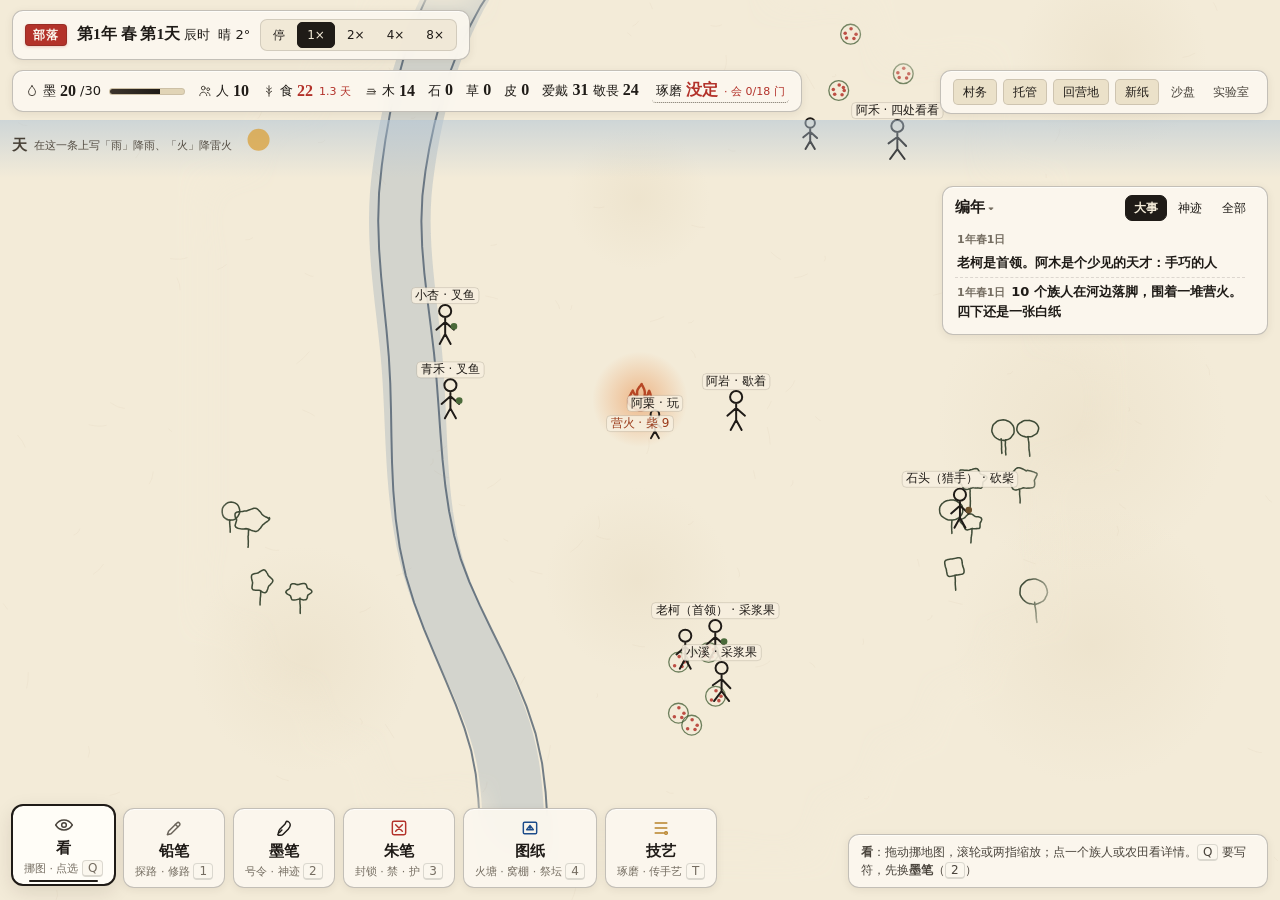
<file: index.html>
<!doctype html>
<html lang="zh-CN">
<head>
<meta charset="utf-8">
<meta name="viewport" content="width=device-width, initial-scale=1, viewport-fit=cover">
<title>纸上文明 · 丹青纪</title>
<link rel="stylesheet" href="src/ui/style.css">
</head>
<body class="game" data-era="1">
<canvas id="map" aria-label="纸面地图：族人在上面过日子；用三支笔写符、画线、照图纸盖房"></canvas>

<div class="hud hud-top">
  <div class="plate clock">
    <span class="era-seal" id="eraSeal" title="当前所处时代">部落</span>
    <span id="clock"></span>
    <span class="speeds" role="group" aria-label="时间速度">
      <button data-speed="0" title="暂停（空格）">停</button>
      <button data-speed="1">1×</button>
      <button data-speed="2">2×</button>
      <button data-speed="4">4×</button>
      <button data-speed="8">8×</button>
    </span>
  </div>
  <div class="plate stats" id="stats"></div>
  <div class="plate menu">
    <button id="era2Btn" class="primary" hidden title="迈入第二代农耕时代（彩陶）">迈入第二代</button>
    <button id="villageBtn" title="村务：农田、大渠、户籍、邻村（V）">村务</button>
    <button id="era3Btn" class="primary" hidden>迈入第三代</button>
    <button id="cityBtn" hidden title="城务、诸邦、书简与符谱（C）">城务</button>
    <button id="botBtn" title="让机器人替你当神：它写的符照样过识别器">托管</button>
    <button id="homeBtn" title="回营地（H）">回营地</button>
    <button id="newBtn" title="换一张纸重开">新纸</button>
    <a href="sandbox.html" title="M0：三支笔沙盘">沙盘</a>
    <a href="lab.html" title="符号实验室：练字、看识别器怎么想">实验室</a>
  </div>
</div>

<div class="hud plate chron" id="chron">
  <div class="row"><h3>编年</h3><span class="tabs"><button data-filter="big">大事</button><button data-filter="god">神迹</button><button data-filter="all">全部</button></span></div>
  <ol id="log"></ol>
</div>

<div class="hud plate who" id="who" hidden></div>
<div class="hud plate techp" id="tech" hidden></div>
<div class="hud plate villagep" id="village" hidden></div>
<div class="hud plate villagep cityp" id="city" hidden></div>

<div class="hud toast" id="toast" aria-live="polite"></div>
<div class="hud era-banner" id="eraBanner" hidden></div>

<div class="hud pens" id="pens">
  <button class="plate pen look" data-pen="look">
    <span class="ico-svg" aria-hidden="true"><svg viewBox="0 0 24 24"><path d="M2 12s3.8-6 10-6 10 6 10 6-3.8 6-10 6-10-6-10-6Z"/><circle cx="12" cy="12" r="2.8"/></svg></span>
    <span class="nm">看</span><span class="ds">挪图 · 点选 <kbd>Q</kbd></span>
  </button>
  <button class="plate pen pencil" data-pen="pencil">
    <span class="ico-svg" aria-hidden="true"><svg viewBox="0 0 24 24"><path d="M4 20l4.5-1 10-10a2.1 2.1 0 0 0-3-3l-10 10L4 20Z"/><path d="M13.5 7.5l3 3"/></svg></span>
    <span class="nm">铅笔</span><span class="ds" id="pencilDs">探路 · 修路 <kbd>1</kbd></span>
  </button>
  <button class="plate pen ink" data-pen="ink">
    <span class="ico-svg" aria-hidden="true"><svg viewBox="0 0 24 24"><path d="M15 4c2.5 0 4.5 2 4.5 4.5 0 2-1.2 3.5-2.5 5L11 19.5c-1.8 1.8-5.5 1.5-6.5.5 1-1 .7-4.7 2.5-6.5L13 7.5c.8-.9 1.5-3.5 2-3.5Z"/><path d="M6.5 17.5l3-3"/></svg></span>
    <span class="nm">墨笔</span><span class="ds">号令 · 神迹 <kbd>2</kbd></span>
  </button>
  <button class="plate pen red" data-pen="red">
    <span class="ico-svg" aria-hidden="true"><svg viewBox="0 0 24 24"><rect x="4" y="4" width="16" height="16" rx="2"/><path d="M8 8l8 8M16 8l-8 8"/></svg></span>
    <span class="nm">朱笔</span><span class="ds">封锁 · 禁 · 护 <kbd>3</kbd></span>
  </button>
  <button class="plate pen bp" id="bpBtn">
    <span class="ico-svg" aria-hidden="true"><svg viewBox="0 0 24 24"><rect x="4" y="5" width="16" height="14" rx="1.5"/><path d="M8 14h8M8 14l4-5 4 5M12 9v5"/></svg></span>
    <span class="nm">图纸</span><span class="ds" id="bpDs">火塘 · 窝棚 · 祭坛 <kbd>4</kbd></span>
  </button>
  <button class="plate pen tech" id="techBtn">
    <span class="ico-svg" aria-hidden="true"><svg viewBox="0 0 24 24"><path d="M5 6h14M5 12h14M5 18h10"/><circle cx="18" cy="18" r="1.6"/></svg></span>
    <span class="nm">技艺</span><span class="ds">琢磨 · 传手艺 <kbd>T</kbd></span>
  </button>
</div>

<div class="hud plate hint" id="hint"></div>
<div id="pops"></div>
<div class="sheet" id="sheet" hidden></div>
<div class="over" id="over" hidden></div>
<script type="module" src="src/game/main.js"></script>
</body>
</html>
</file>
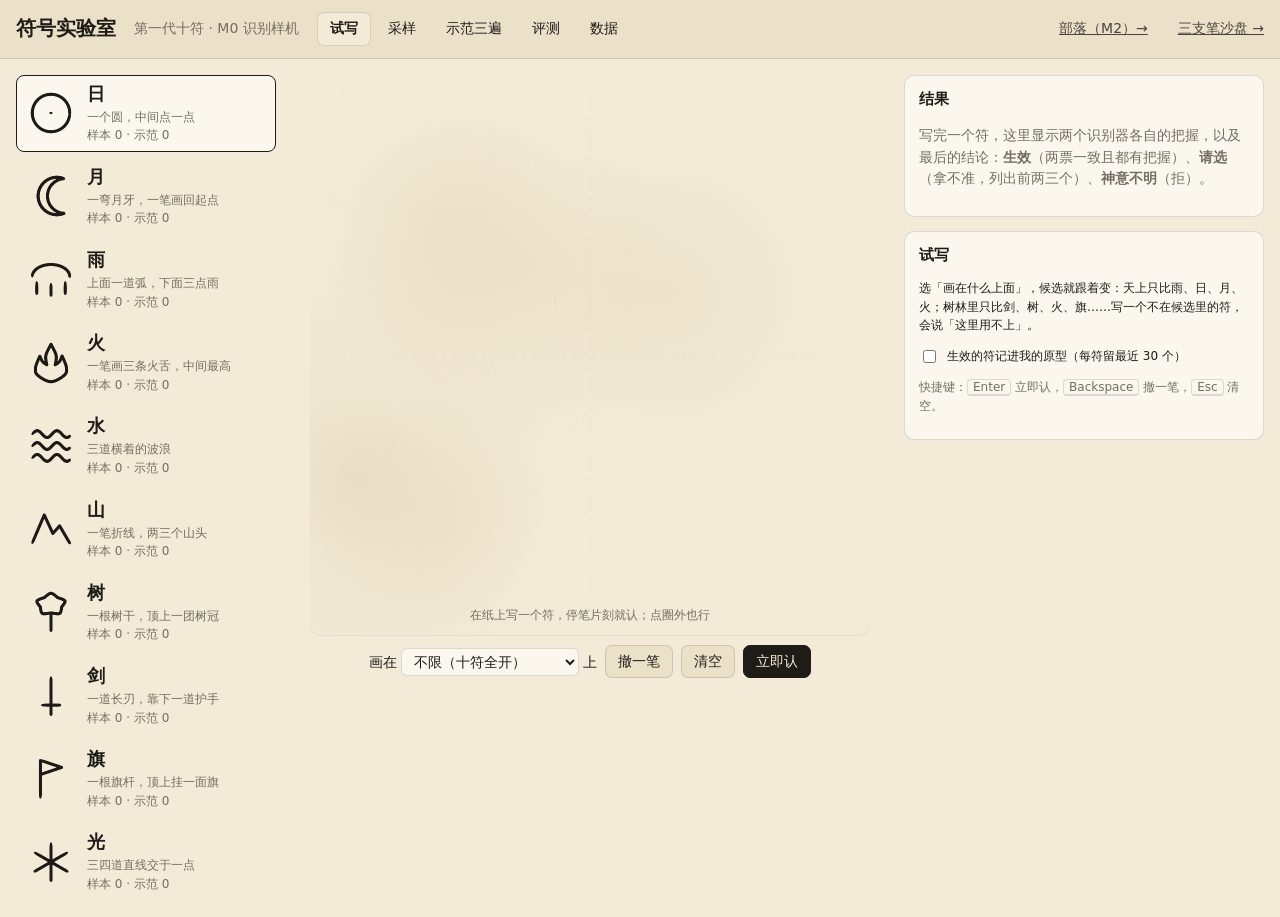
<file: lab.html>
<!doctype html>
<html lang="zh-CN">
<head>
<meta charset="utf-8">
<meta name="viewport" content="width=device-width, initial-scale=1, viewport-fit=cover">
<title>符号实验室 · 纸上文明 M0</title>
<link rel="stylesheet" href="src/ui/style.css">
</head>
<body class="lab">
<header class="bar">
  <h1>符号实验室</h1>
  <span class="sub">第一代十符 · M0 识别样机</span>
  <nav class="tabs" id="tabs">
    <button data-tab="try" class="on">试写</button>
    <button data-tab="collect">采样</button>
    <button data-tab="demo">示范三遍</button>
    <button data-tab="eval">评测</button>
    <button data-tab="data">数据</button>
  </nav>
  <a class="link" href="./">部落（M2）→</a> <a class="link" href="sandbox.html">三支笔沙盘 →</a>
</header>
<main class="lab-grid">
  <aside class="symbols" id="symbols" aria-label="十个符"></aside>
  <section class="center">
    <div class="prompt" id="prompt" hidden></div>
    <div class="padwrap"><canvas id="pad" aria-label="写符的纸"></canvas><div class="padhint" id="padhint">在纸上写一个符，停笔片刻就认；点圈外也行</div></div>
    <div class="tools">
      <label>画在 <select id="ctx"></select> 上</label>
      <button id="undo" title="Backspace">撤一笔</button>
      <button id="clear" title="Esc">清空</button>
      <button id="now" class="primary" title="Enter">立即认</button>
    </div>
  </section>
  <aside class="panel">
    <div id="result"></div>
    <div id="side"></div>
  </aside>
</main>
<script type="module" src="src/lab/lab.js"></script>
</body>
</html>
</file>
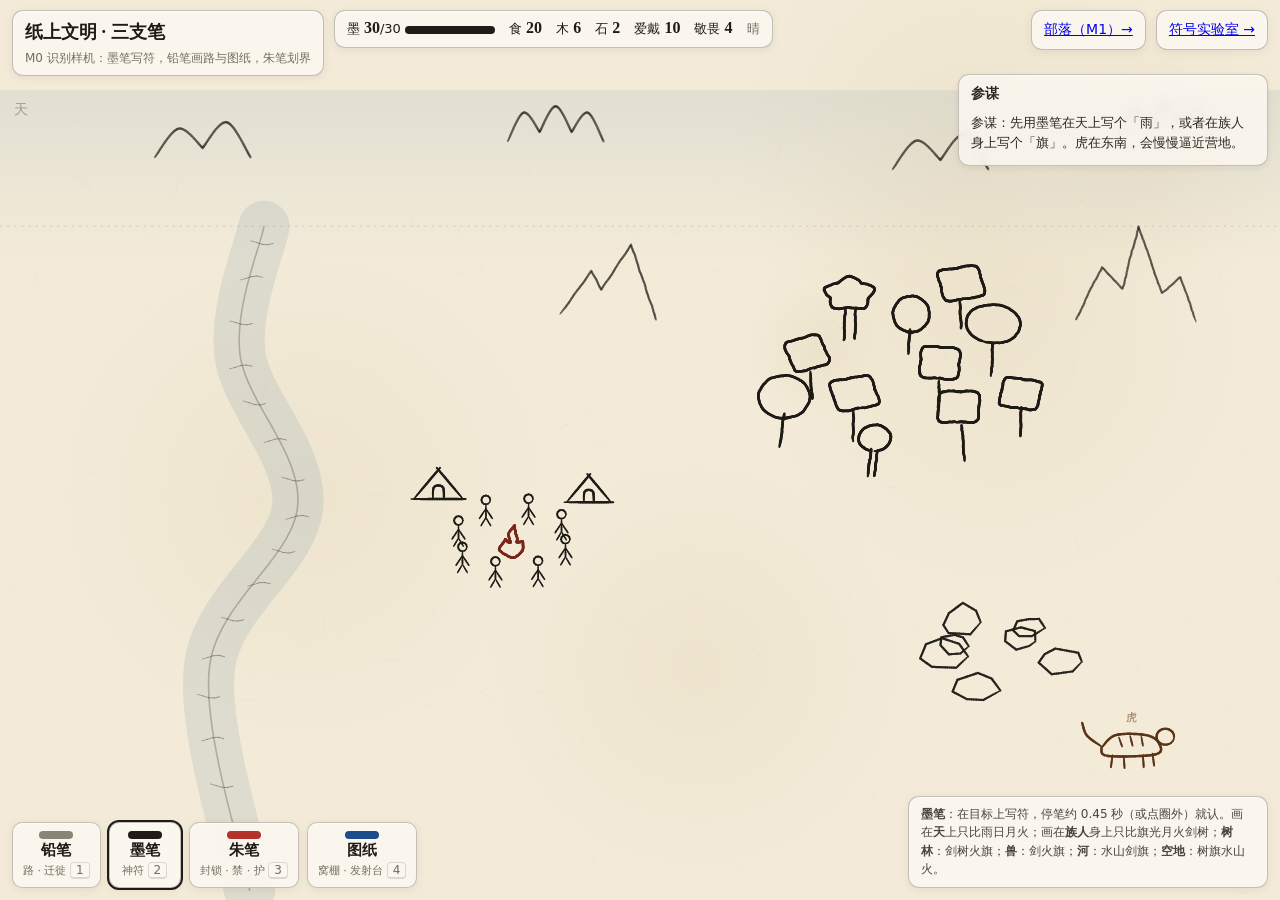
<file: sandbox.html>
<!doctype html>
<html lang="zh-CN">
<head>
<meta charset="utf-8">
<meta name="viewport" content="width=device-width, initial-scale=1, viewport-fit=cover">
<title>纸上文明 · M0 三支笔沙盘</title>
<link rel="stylesheet" href="src/ui/style.css">
</head>
<body class="sand">
<canvas id="map" aria-label="纸面地图：用三支笔在上面写符、画线"></canvas>
<div class="hud hud-top">
  <div class="plate title"><h1>纸上文明 · 三支笔</h1><p>M0 识别样机：墨笔写符，铅笔画路与图纸，朱笔划界</p></div>
  <div class="plate stats" id="stats"></div>
  <a class="plate link" href="./">部落（M1）→</a>
  <a class="plate link" href="lab.html">符号实验室 →</a>
</div>
<div class="hud plate log" id="logbox"><h3>参谋</h3><ol id="log"></ol></div>
<div class="hud pens" id="pens">
  <button class="plate pen pencil" data-pen="pencil"><span class="ico"></span><span class="nm">铅笔</span><span class="ds">路 · 迁徙 <kbd>1</kbd></span></button>
  <button class="plate pen ink on" data-pen="ink"><span class="ico"></span><span class="nm">墨笔</span><span class="ds">神符 <kbd>2</kbd></span></button>
  <button class="plate pen red" data-pen="red"><span class="ico"></span><span class="nm">朱笔</span><span class="ds">封锁 · 禁 · 护 <kbd>3</kbd></span></button>
  <button class="plate pen" id="bpBtn"><span class="ico" style="background:var(--blue)"></span><span class="nm">图纸</span><span class="ds">窝棚 · 发射台 <kbd>4</kbd></span></button>
</div>
<div class="hud plate hint" id="hint"></div>
<div id="pops"></div>
<div class="sheet" id="sheet" hidden></div>
<script type="module" src="src/sandbox/main.js"></script>
</body>
</html>
</file>
<file: src/ui/style.css>
:root {
  --paper: #f3ebd8; --paper-2: #ebe1c9; --paper-3: #e1d4b6;
  --paper-card: rgba(251, 247, 238, 0.94); --paper-wash: rgba(235, 225, 201, 0.58);
  --ink: #1f1b17; --ink-2: #4a443c; --ink-3: #756d61;
  --red: #b3322a; --red-2: #f1d9cf; --blue: #1d4c8a; --river: #2c5b82;
  --gold: #b88228; --ok: #366435; --jade: #2f6a5a; --clay: #9e4728;
  --line: rgba(31, 27, 23, 0.14); --line-strong: rgba(31, 27, 23, 0.25);
  --shadow-sm: 0 2px 8px rgba(48, 34, 14, 0.08);
  --shadow-md: 0 6px 20px rgba(42, 28, 10, 0.12);
  --shadow-lg: 0 14px 42px rgba(32, 20, 8, 0.22);
  --scrollbar-thumb: rgba(74, 68, 60, 0.48);
  --scrollbar-track: rgba(225, 212, 182, 0.55);
  --serif: "Noto Serif SC", "Source Han Serif SC", "Songti SC", STSong, SimSun, serif;
  --sans: system-ui, "Microsoft YaHei", "PingFang SC", "Noto Sans SC", sans-serif;
  color-scheme: light;
}
* { box-sizing: border-box; }
[hidden] { display: none !important; }
html, body { margin: 0; height: 100%; }
body { background: var(--paper); color: var(--ink); font: 14px/1.55 var(--sans); }
button, select, input { font: inherit; color: inherit; }
button {
  background: var(--paper-2); border: 1px solid var(--line); border-radius: 7px; padding: 5px 12px; cursor: pointer;
  min-block-size: 26px;
  transition: background-color 150ms ease-out, border-color 150ms ease-out, box-shadow 150ms ease-out, transform 150ms ease-out, scale 150ms ease-out;
}
button:hover:not(:disabled) { background: var(--paper-3); border-color: var(--line-strong); box-shadow: var(--shadow-sm); }
button:active:not(:disabled) { scale: 0.97; }
button.primary { background: var(--ink); color: var(--paper); border-color: var(--ink); }
button.primary:hover:not(:disabled) { background: #383028; }
button.red:not(.pen) { background: var(--red); color: #fff; border-color: var(--red); }
button:disabled { opacity: 0.45; cursor: default; }
button.locked { opacity: 0.58; border-style: dashed; }
:where(a, button, input, select, textarea, summary, [tabindex]):focus-visible {
  outline: 2px solid var(--ink);
  outline-offset: 2px;
}
@media (pointer: coarse) {
  .menu button, .speeds button, .chron .tabs button, .techp li button, .villagep button {
    min-block-size: 36px; min-inline-size: 36px;
  }
}
select, input[type=text], input[type=number] { background: #fbf7ee; border: 1px solid var(--line); border-radius: 6px; padding: 4px 8px; }
h1, h2, h3 { font-family: var(--serif); font-weight: 600; margin: 0; }
.muted { color: var(--ink-3); }
.small { font-size: 12px; }
kbd { font: 12px var(--sans); border: 1px solid var(--line); border-bottom-width: 2px; border-radius: 4px; padding: 0 5px; background: #fbf7ee; }

/* ---------- 实验室 ---------- */
body.lab { min-height: 100%; }
.bar {
  display: flex; flex-wrap: wrap; align-items: center; gap: 10px 18px; padding: 12px 16px;
  border-bottom: 1px solid var(--line); background: var(--paper-2);
}
.bar h1 { font-size: 20px; }
.bar .sub { color: var(--ink-3); }
.tabs { display: flex; gap: 4px; flex-wrap: wrap; }
.tabs button { background: transparent; border-color: transparent; }
.tabs button.on { background: var(--paper); border-color: var(--line); font-weight: 600; }
.bar .link { margin-left: auto; color: var(--ink-2); }
.lab-grid {
  display: grid; grid-template-columns: minmax(220px, 260px) minmax(320px, 1fr) minmax(280px, 360px); gap: 16px;
  padding: 16px; align-items: start;
}
@media (max-width: 1060px) { .lab-grid { grid-template-columns: 1fr; } .symbols { order: 3; } .panel { order: 2; } }
.symbols { display: grid; grid-template-columns: 1fr; gap: 6px; }
@media (max-width: 1060px) { .symbols { grid-template-columns: repeat(auto-fill, minmax(150px, 1fr)); } }
.sym {
  display: grid; grid-template-columns: 52px 1fr; gap: 2px 10px; align-items: center; padding: 6px 8px;
  border: 1px solid transparent; border-radius: 8px; cursor: pointer; text-align: left; background: transparent;
}
.sym:hover { background: var(--paper-2); }
.sym.on { border-color: var(--ink); background: #fbf7ee; }
.sym canvas { grid-row: span 2; width: 52px; height: 52px; }
.sym .nm { font: 600 18px var(--serif); }
.sym .nm small { font: 12px var(--sans); color: var(--ink-3); margin-left: 6px; }
.sym .ht { font-size: 12px; color: var(--ink-3); }
.center { display: flex; flex-direction: column; gap: 10px; min-width: 0; }
.padwrap { position: relative; width: 100%; max-width: 560px; aspect-ratio: 1; margin: 0 auto; border-radius: 10px; overflow: hidden;
  box-shadow: 0 1px 0 rgba(0,0,0,0.05), inset 0 0 0 1px var(--line); }
.padwrap canvas { width: 100%; height: 100%; display: block; touch-action: none; cursor: crosshair; }
.padhint { position: absolute; left: 0; right: 0; bottom: 10px; text-align: center; color: var(--ink-3); font-size: 12px; pointer-events: none; }
.tools { display: flex; flex-wrap: wrap; gap: 8px; align-items: center; justify-content: center; }
.prompt { display: flex; align-items: center; gap: 14px; justify-content: center; padding: 10px; border: 1px dashed var(--line); border-radius: 10px; }
.prompt .big { font: 600 34px var(--serif); }
.prompt canvas { width: 64px; height: 64px; }
.panel { display: flex; flex-direction: column; gap: 14px; min-width: 0; }
.card { background: #fbf7ee; border: 1px solid var(--line); border-radius: 10px; padding: 12px 14px; }
.card h3 { font-size: 15px; margin-bottom: 8px; }
.verdict { font: 600 22px var(--serif); display: flex; align-items: baseline; gap: 10px; flex-wrap: wrap; }
.verdict.accept { color: var(--ok); } .verdict.pick { color: var(--gold); } .verdict.reject, .verdict.elsewhere { color: var(--red); }
.verdict small { font: 12px var(--sans); color: var(--ink-3); }
.rows { display: grid; grid-template-columns: auto 1fr auto; gap: 4px 8px; align-items: center; margin-top: 8px; font-size: 12px; }
.rows .n { font: 600 15px var(--serif); }
.meter { height: 7px; background: var(--paper-3); border-radius: 4px; overflow: hidden; position: relative; }
.meter i { position: absolute; left: 0; top: 0; bottom: 0; background: var(--ink); border-radius: 4px; }
.meter.cnn i { background: var(--ink-2); } .meter.sim i { background: var(--blue); } .meter.pc i { background: var(--gold); }
.legend { display: flex; gap: 12px; flex-wrap: wrap; font-size: 12px; color: var(--ink-3); margin-top: 6px; }
.legend b { display: inline-block; width: 10px; height: 7px; border-radius: 3px; margin-right: 4px; vertical-align: middle; }
.peek { display: flex; gap: 12px; align-items: center; }
.peek canvas { width: 96px; height: 96px; image-rendering: pixelated; border: 1px solid var(--line); background: #fff; }
table.grid { border-collapse: collapse; font-size: 12px; width: 100%; }
table.grid th, table.grid td { border: 1px solid var(--line); padding: 3px 5px; text-align: center; }
table.grid th { background: var(--paper-2); font-weight: 600; }
table.grid td.hit { font-weight: 700; }
table.grid td.bad { background: var(--red-2); }
.scroll { overflow-x: auto; }
.pass { color: var(--ok); font-weight: 700; } .fail { color: var(--red); font-weight: 700; }
.thumbs { display: flex; flex-wrap: wrap; gap: 6px; }
.thumbs .t { position: relative; }
.thumbs canvas { width: 48px; height: 48px; border: 1px solid var(--line); border-radius: 6px; background: #fff; }
.thumbs button { position: absolute; top: -6px; right: -6px; width: 18px; height: 18px; padding: 0; border-radius: 9px; font-size: 11px; line-height: 16px; }
.kv { display: grid; grid-template-columns: auto 1fr; gap: 4px 12px; font-size: 13px; }
.kv dt { color: var(--ink-3); } .kv dd { margin: 0; }
.row { display: flex; gap: 8px; align-items: center; flex-wrap: wrap; }
.confirm { border: 1px solid var(--red); background: var(--red-2); border-radius: 8px; padding: 8px 10px; }

/* ---------- 沙盘 ---------- */
body.sand { overflow: hidden; height: 100%; }
#map { position: fixed; inset: 0; width: 100%; height: 100%; display: block; touch-action: none; cursor: crosshair; }
.hud { position: fixed; pointer-events: none; }
.hud > * { pointer-events: auto; }
.hud-top { top: calc(env(safe-area-inset-top, 0px) + 10px); left: 12px; right: 12px; display: flex; gap: 10px; align-items: flex-start; flex-wrap: wrap; }
.plate {
  background: var(--paper-card);
  border: 1px solid var(--line-strong);
  border-radius: 11px;
  padding: 8px 12px;
  box-shadow: var(--shadow-sm), inset 0 1px 0 rgba(255, 255, 255, 0.65);
  backdrop-filter: blur(6px);
}
body[data-era="2"] .plate {
  border-top: 2px solid rgba(158, 71, 40, 0.36);
}
.era-seal {
  display: inline-flex; align-items: center; justify-content: center;
  font: 700 12px/1 var(--serif); letter-spacing: 0.08em;
  padding: 4px 7px; border-radius: 4px;
  background: var(--red); color: #fbf7ee;
  border: 1px solid rgba(31, 27, 23, 0.18);
  box-shadow: 0 1px 3px rgba(179, 50, 42, 0.22);
}
body[data-era="2"] .era-seal {
  background: var(--clay);
  box-shadow: 0 1px 4px rgba(158, 71, 40, 0.28);
}
.title h1 { font-size: 18px; } .title p { margin: 2px 0 0; font-size: 12px; color: var(--ink-3); }
.stats { display: flex; gap: 14px; align-items: center; font-size: 13px; }
.stats b { font: 600 16px var(--serif); }
.inkbar { width: 90px; height: 8px; border-radius: 4px; background: var(--paper-3); overflow: hidden; display: inline-block; vertical-align: middle; margin-left: 4px; }
.inkbar i { display: block; height: 100%; background: var(--ink); }
.hud-top .link { margin-left: auto; }
.pens { bottom: calc(env(safe-area-inset-bottom, 0px) + 12px); left: 12px; display: flex; gap: 8px; align-items: flex-end; flex-wrap: wrap; max-width: calc(100% - 24px); }
.pen { display: flex; flex-direction: column; align-items: center; gap: 2px; min-width: 72px; padding: 8px 10px; border-radius: 10px; }
.pen .ico { width: 34px; height: 8px; border-radius: 4px; }
.pen.pencil .ico { background: #8a8378; } .pen.ink .ico { background: var(--ink); } .pen.red .ico { background: var(--red); }
.pen.on { outline: 2px solid var(--ink); background: #fbf7ee; }
.pen .nm { font: 600 15px var(--serif); } .pen .ds { font-size: 11px; color: var(--ink-3); }
.log { top: calc(env(safe-area-inset-top, 0px) + 74px); right: 12px; width: min(310px, calc(100% - 24px)); max-height: min(26vh, 200px); overflow: auto; font-size: 13px; opacity: 0.94; }
.log h3 { font-size: 14px; margin-bottom: 4px; }
.log ol { list-style: none; margin: 0; padding: 0; }
.log li { padding: 4px 0; border-top: 1px dashed var(--line); }
.log li:first-child { border-top: 0; }
.log li.warn { color: var(--red); } .log li.good { color: var(--ok); }
.hint { bottom: calc(env(safe-area-inset-bottom, 0px) + 12px); right: 12px; max-width: min(360px, calc(100% - 24px)); font-size: 12px; color: var(--ink-2); }
.pop { position: fixed; z-index: 5; display: flex; gap: 6px; align-items: center; flex-wrap: wrap; }
.pop button { background: #fbf7ee; }
.pop .lab { font-size: 12px; color: var(--ink-3); }
.sheet { position: fixed; inset: 0; display: flex; align-items: center; justify-content: center; background: rgba(34, 24, 12, 0.36); backdrop-filter: blur(3px); z-index: 10; padding: 16px; }
.sheet .box { background: var(--paper); border: 1.5px solid var(--line-strong); border-radius: 12px; padding: 14px; width: min(980px, 100%); max-height: 100%; overflow: auto; box-shadow: var(--shadow-lg); display: grid; grid-template-columns: minmax(0, 1fr) 260px; gap: 14px; }
@media (max-width: 760px) { .sheet .box { grid-template-columns: 1fr; } }
.sheet canvas { width: 100%; aspect-ratio: 10 / 7; display: block; border-radius: 8px; touch-action: none; cursor: crosshair; }
.sheet .steps { display: flex; flex-direction: column; gap: 8px; font-size: 13px; }
.sheet .steps ol { margin: 0; padding-left: 18px; }
.sheet .steps li.now { font-weight: 700; }
.sheet .steps li.done { color: var(--ok); }
button.primary kbd { color: var(--paper); background: rgba(255, 255, 255, 0.16); border-color: rgba(255, 255, 255, 0.34); }
.sheet button.era2 { border-color: rgba(158, 71, 40, 0.36); color: var(--clay); }
.sheet button.era2.primary { background: var(--clay); border-color: var(--clay); color: #fbf7ee; }
.statbar { display: grid; grid-template-columns: 44px 1fr auto; gap: 4px 8px; align-items: center; font-size: 12px; }
.statbar .meter i { background: var(--blue); }

/* 沙盘在小屏上：竖屏把参谋和提示排到地图下面；矮的横屏收起标题和提示 */
@media (max-width: 560px) { .sand .title p { display: none; } .sand .stats { gap: 8px; font-size: 12px; } .sand .inkbar { width: 48px; } }
body.sand.portrait .log { top: calc(var(--map-bottom, 50vh) + 8px); left: 12px; right: 12px; width: auto; max-height: max(64px, calc(100vh - var(--map-bottom, 50vh) - 210px)); }
body.sand.portrait .hint { bottom: calc(env(safe-area-inset-bottom, 0px) + 86px); left: 12px; right: 12px; max-width: none; }
@media (max-height: 520px) { .sand .title { display: none; } .sand .hint { display: none; } .sand .log { max-height: 34vh; width: min(250px, calc(100% - 24px)); } }
@media (max-width: 560px) { .sand .pen { min-width: 64px; padding: 7px 8px; } .sand .pen .ds { display: none; } }

/* 自定义细滚动条：标准属性优先，低版本 WebKit 退让 */
.chron ol, .techp, .villagep, .sheet .box, .log {
  scrollbar-width: thin;
  scrollbar-color: var(--scrollbar-thumb) var(--scrollbar-track);
  scrollbar-gutter: stable;
  overscroll-behavior: contain;
}
@supports not (scrollbar-color: auto) {
  .chron ol, .techp, .villagep, .sheet .box, .log { scrollbar-width: auto; }
  .chron ol::-webkit-scrollbar, .techp::-webkit-scrollbar, .villagep::-webkit-scrollbar, .sheet .box::-webkit-scrollbar, .log::-webkit-scrollbar { width: 8px; height: 8px; }
  .chron ol::-webkit-scrollbar-thumb, .techp::-webkit-scrollbar-thumb, .villagep::-webkit-scrollbar-thumb, .sheet .box::-webkit-scrollbar-thumb, .log::-webkit-scrollbar-thumb { background: var(--scrollbar-thumb); border-radius: 4px; }
  .chron ol::-webkit-scrollbar-track, .techp::-webkit-scrollbar-track, .villagep::-webkit-scrollbar-track, .sheet .box::-webkit-scrollbar-track, .log::-webkit-scrollbar-track { background: var(--scrollbar-track); }
}

.hud-top .link + .link { margin-left: 0; }
.bar .link + .link { margin-left: 12px; }
body.game { overflow: hidden; height: 100%; }
.game #map { cursor: grab; }
.game .clock { display: flex; gap: 10px; align-items: center; font-size: 13px; flex-wrap: wrap; }
.game .clock #clock { display: flex; gap: 8px; align-items: baseline; }
.game .clock .date b { font: 600 15.5px var(--serif); }
.speeds { display: inline-flex; gap: 2px; background: var(--paper-wash); padding: 2px; border-radius: 7px; border: 1px solid var(--line); }
.speeds button, .menu button { padding: 2px 9px; font-size: 12px; border-radius: 5px; }
.speeds button { border-color: transparent; background: transparent; }
.speeds button:hover:not(:disabled) { background: rgba(255,255,255,0.55); box-shadow: none; }
.speeds button.on, .menu button.on { background: var(--ink); color: var(--paper); border-color: var(--ink); }
.game .stats { flex-wrap: wrap; gap: 5px 13px; align-items: center; }
.game .stats .stat-item { display: inline-flex; align-items: center; gap: 4px; }
.game .stats .s-ico { width: 14px; height: 14px; stroke: var(--ink-2); fill: none; stroke-width: 1.7; stroke-linecap: round; stroke-linejoin: round; flex-shrink: 0; }
.game .stats small { font-size: 11px; color: var(--ink-3); margin-left: 2px; }
.game .stats .bad b, .game .stats .bad small { color: var(--red); }
.game .stats .mini-bar { display: inline-flex; align-items: center; gap: 4px; }
.game .stats .inkbar { width: 76px; height: 7px; border-radius: 4px; background: var(--paper-3); border: 1px solid rgba(31,27,23,0.1); overflow: hidden; }
.game .stats .inkbar i { display: block; height: 100%; background: linear-gradient(90deg, #3c342c, var(--ink)); transition: width 220ms ease-out; }
.menu { display: flex; gap: 6px; align-items: center; margin-left: auto; font-size: 12px; flex-wrap: wrap; }
.menu a { color: var(--ink-2); text-decoration: none; padding: 3px 6px; border-radius: 5px; }
.menu a:hover { background: var(--paper-2); color: var(--ink); }
.chron { top: var(--below-sky, 150px); right: 12px; width: min(326px, calc(100% - 24px)); max-height: calc(100vh - var(--below-sky, 150px) - 120px); display: flex; flex-direction: column; font-size: 13px; }
.chron h3 { font-size: 15px; cursor: pointer; user-select: none; }
.chron h3::after { content: ' ▾'; font-size: 11px; color: var(--ink-3); }
.chron.collapsed h3::after { content: ' ▸'; }
.chron.collapsed li:nth-child(n+2) { display: none; }
.chron .tabs { margin-left: auto; display: inline-flex; gap: 2px; }
.chron .tabs button { padding: 1px 8px; font-size: 12px; }
.chron .tabs button.on { background: var(--ink); color: var(--paper); border-color: var(--ink); }
.chron ol { list-style: none; margin: 6px 0 0; padding: 0; overflow: auto; min-height: 0; }
.chron li { padding: 4px 2px; border-top: 1px dashed var(--line); }
.chron li:first-child { border-top: 0; }
.chron li .when { color: var(--ink-3); font-size: 11px; margin-right: 6px; }
.chron li.death, .chron li.danger { color: var(--red); }
.chron li.birth, .chron li.build { color: var(--ok); }
.chron li.god { color: var(--blue); }
.chron li.season { font-weight: 600; }
.chron li.who { cursor: pointer; border-radius: 4px; }
.chron li.who:hover { background: var(--paper-2); }
.who { top: var(--below-sky, 150px); left: 12px; width: min(310px, calc(100% - 24px)); display: flex; flex-direction: column; gap: 5px; font-size: 13px; z-index: 2; }
.who .nm { font: 600 18px var(--serif); }
.who .x { margin-left: auto; padding: 0 8px; }
.who a { color: var(--blue); cursor: pointer; text-decoration: underline dotted; }
.who .statbar { grid-template-columns: 22px 1fr 34px; }
.who .meter.bad i { background: var(--red); }
.toast { top: var(--below-sky, 150px); left: 50%; transform: translateX(-50%); display: flex; flex-direction: column; gap: 6px; align-items: center; width: min(460px, calc(100% - 24px)); z-index: 4; }
.toast .t { background: rgba(251, 247, 238, 0.96); border: 1px solid var(--line-strong); border-radius: 9px; padding: 7px 14px; font-size: 13px; box-shadow: var(--shadow-md); animation: toastIn 0.25s ease-out; pointer-events: none; }
.toast .t.warn { border-color: var(--red); color: var(--red); }
.toast .t.good { border-color: var(--ok); color: var(--ok); }
@keyframes toastIn { from { opacity: 0; transform: translateY(-6px); } }

/* 换代启幕横幅 */
.era-banner {
  top: max(180px, 24%); left: 50%; transform: translateX(-50%); z-index: 8;
  background: linear-gradient(180deg, rgba(251, 247, 238, 0.99), rgba(240, 228, 200, 0.98));
  border: 1.5px solid var(--clay); border-radius: 14px; padding: 18px 28px;
  box-shadow: var(--shadow-lg); text-align: center; max-width: min(480px, calc(100% - 32px));
  animation: bannerIn 0.4s ease-out both;
}
.era-banner h2 { font: 700 22px var(--serif); color: var(--clay); margin-bottom: 4px; }
.era-banner p { margin: 0; font-size: 13.5px; color: var(--ink-2); }
@keyframes bannerIn { from { opacity: 0; transform: translate(-50%, -12px) scale(0.96); } }

/* 文房笔架底栏 */
.game .pens { gap: 8px; }
.game .pen {
  position: relative;
  min-width: 78px; padding: 8px 11px 7px; border-radius: 11px;
  background: var(--paper-card); border: 1px solid var(--line-strong);
  box-shadow: var(--shadow-sm), inset 0 1px 0 rgba(255, 255, 255, 0.7);
}
.game .pen .ico-svg { display: flex; align-items: center; justify-content: center; width: 22px; height: 22px; margin-bottom: 1px; }
.game .pen .ico-svg svg { width: 20px; height: 20px; fill: none; stroke-width: 1.75; stroke-linecap: round; stroke-linejoin: round; }
.game .pen.look .ico-svg svg { stroke: var(--ink-2); }
.game .pen.pencil .ico-svg svg { stroke: #6a6359; }
.game .pen.ink .ico-svg svg { stroke: var(--ink); }
.game .pen.red .ico-svg svg { stroke: var(--red); }
.game .pen.bp .ico-svg svg { stroke: var(--blue); }
.game .pen.tech .ico-svg svg { stroke: var(--gold); }
.game .pen:hover:not(:disabled) { transform: translateY(-2px); box-shadow: var(--shadow-md); background: #fffdf7; }
.game .pen.on {
  outline: 2px solid var(--ink); outline-offset: -1px;
  background: #fffdf7; transform: translateY(-3px); box-shadow: var(--shadow-md);
}
.game .pen.red.on { outline-color: var(--red); }
.game .pen.on::after {
  content: ''; position: absolute; left: 16%; right: 16%; bottom: 2px; height: 2.5px; border-radius: 2px; background: var(--ink);
}
.game .pen.red.on::after { background: var(--red); }
.game .hint { max-width: min(420px, calc(100% - 24px)); line-height: 1.5; }
.game .hint.warn { color: var(--red); border-color: var(--red); }
.game .hint.good { color: var(--ok); border-color: rgba(54, 100, 53, 0.4); }
.pop button.primary { background: var(--ink); color: var(--paper); }

/* 结算卷轴弹窗 */
.over { position: fixed; inset: 0; z-index: 9; display: flex; align-items: center; justify-content: center; background: rgba(34, 24, 12, 0.38); backdrop-filter: blur(3px); padding: 16px; }
.over .box {
  max-width: 520px; width: 100%; display: flex; flex-direction: column; gap: 10px; padding: 22px 24px;
  box-shadow: var(--shadow-lg), inset 0 1px 0 rgba(255,255,255,0.75);
  border: 1.5px solid var(--line-strong);
  background: linear-gradient(180deg, #fcf8ef, #f3ebd8);
}
.over .seal-head { display: flex; align-items: center; gap: 10px; border-bottom: 1px dashed var(--line-strong); padding-bottom: 8px; }
.over .seal-badge { padding: 3px 8px; border-radius: 4px; font: 700 12px var(--serif); background: var(--red); color: #fbf7ee; }
.over.era2 .seal-badge { background: var(--clay); }
.over h2 { font-size: 22px; }
.over .grid { display: grid; grid-template-columns: auto 1fr; gap: 5px 14px; font-size: 13px; background: var(--paper-wash); padding: 10px 12px; border-radius: 8px; border: 1px solid var(--line); }
.over .grid b { font: 600 15px var(--serif); }
.over .cta-row { display: flex; flex-wrap: wrap; gap: 8px; margin-top: 4px; }

@media (max-width: 1100px) {
  .game .hud-top .menu { order: 2; }
  .game .hud-top .stats { order: 3; }
  .game .hint { bottom: calc(env(safe-area-inset-bottom, 0px) + 86px); }
}
@media (max-width: 760px) {
  .game .stats { gap: 3px 9px; font-size: 12px; } .game .stats .inkbar { width: 44px; }
  .game .pen { min-width: 54px; padding: 6px 7px; } .game .pen .ds { display: none; }
  .game .hint { left: 12px; right: 12px; bottom: calc(env(safe-area-inset-bottom, 0px) + 74px); }
  .chron { width: min(240px, 58%); max-height: 28vh; font-size: 12px; }
  .menu a { display: none; }
}
/* 矮的窗口：提示条不藏，最多三行；编年让出它的位置 */
@media (max-height: 560px) {
  .game .hint { font-size: 11.5px; padding: 5px 10px; display: -webkit-box; -webkit-box-orient: vertical; -webkit-line-clamp: 3; line-clamp: 3; overflow: hidden; }
  .chron { max-height: max(72px, calc(100vh - var(--below-sky, 150px) - 160px)); }
}
/* 拿着「看」在地图上写：墨笔按钮闪三下 */
.pen.nudge { animation: penNudge 0.7s ease-in-out 3; }
@keyframes penNudge { 50% { outline: 3px solid var(--red); background: #fdeee6; transform: translateY(-3px); } }

/* 技艺面板 & 村务面板（左边，和小传共用左侧栏位，互斥开关） */
.techp, .villagep {
  top: var(--below-sky, 150px); left: 12px;
  width: min(396px, calc(100% - 24px));
  max-height: calc(100vh - var(--below-sky, 150px) - 110px);
  overflow: auto; display: flex; flex-direction: column; gap: 7px; font-size: 13px; z-index: 3;
}
.techp .nm, .villagep .nm { font: 600 18px var(--serif); }
.techp .x, .villagep .x { margin-left: auto; padding: 0 8px; }
.techp h4, .villagep h4 { margin: 6px 0 0; font: 600 14px var(--serif); color: var(--ink-2); border-bottom: 1px dashed var(--line); padding-bottom: 2px; }
.techp ul, .villagep ul { list-style: none; margin: 0; padding: 0; display: flex; flex-direction: column; gap: 6px; }
.techp li .row { gap: 6px; }
.techp li b { font: 600 14px var(--serif); }
.techp .cat { font-size: 11px; color: var(--ink-3); border: 1px solid var(--line); border-radius: 6px; padding: 0 5px; }
.techp li button, .techp li .on { margin-left: auto; padding: 1px 10px; font-size: 12px; }
.techp li .on { color: var(--blue); font-weight: 600; }
.techp .cur { background: var(--paper-2); border-radius: 8px; padding: 7px 9px; display: flex; flex-direction: column; gap: 4px; }
.techp .statbar { grid-template-columns: 30px 1fr 34px; }
.techp a, .who a, .villagep a { color: var(--blue); cursor: pointer; text-decoration: underline dotted; }
.techp .good, .villagep .good { color: var(--ok); }
.who .title { color: #8a5a10; font-weight: 600; }
.game .stats .chip { cursor: pointer; border-bottom: 1px dotted var(--ink-3); padding: 1px 4px; border-radius: 4px; }
.game .stats .chip:hover { background: var(--paper-2); }

/* 青铜城邦：青锈描边配纸色，仍沿用同一套面板位置和触屏按钮。 */
body[data-era="3"] .plate { border-color: #58766a55; }
body[data-era="3"] .era-seal, .era3 .seal-badge { background: #31564b; color: #f9efdc; }
.cityp .city-trial { display: flex; flex-wrap: wrap; justify-content: space-between; gap: 4px; padding: 9px 10px; background: #e4e8d9; border: 1px solid #a5b5a3; border-radius: 7px; color: #233f36; }
.cityp .city-kpis { display: grid; grid-template-columns: repeat(4, minmax(0, 1fr)); gap: 4px; }
.cityp .city-kpis div { background: #ede6d3; border-radius: 6px; padding: 6px; color: #514a3e; }
.cityp .city-kpis b { display: block; color: #263e35; }
.cityp .city-card { border-left: 3px solid var(--polis); padding: 6px 8px; background: #eee7d8; border-radius: 5px; }
.cityp .city-card small, .cityp .city-glyph small { display: block; margin: 2px 0; color: #504e42; }
.cityp .city-line { justify-content: space-between; }
.cityp p { margin: 2px 0; }
.cityp .city-tags { display: flex; flex-wrap: wrap; gap: 4px; }
.cityp .city-tags span { padding: 2px 6px; border: 1px solid #c1bba8; border-radius: 4px; }
.cityp .city-glyph { display: grid; grid-template-columns: 43px minmax(0, 1fr) auto; gap: 7px; align-items: center; border-bottom: 1px solid #d3cabb; padding: 3px 0; }
.cityp .city-glyph svg { width: 43px; height: 43px; background: #e7e3d2; border-radius: 6px; stroke: #31564b; stroke-width: 4; stroke-linecap: round; stroke-linejoin: round; fill: none; }

/* 村务与技艺标签条 */
.ptabs { display: flex; gap: 4px; background: var(--paper-wash); padding: 3px; border-radius: 8px; border: 1px solid var(--line); }
.ptabs button { flex: 1; padding: 3px 6px; font-size: 12px; border-color: transparent; background: transparent; border-radius: 6px; }
.ptabs button.on { background: #fffdf7; border-color: var(--line); font-weight: 600; box-shadow: 0 1px 3px rgba(0,0,0,0.06); }
.vcard { background: var(--paper-wash); border: 1px solid var(--line); border-radius: 8px; padding: 7px 9px; display: flex; flex-direction: column; gap: 4px; }
.vcard.done { border-color: rgba(54, 100, 53, 0.4); background: rgba(235, 244, 228, 0.55); }
.vcard.warn { border-color: rgba(179, 50, 42, 0.45); background: rgba(246, 228, 220, 0.55); }
.vbadge { font-size: 11px; padding: 1px 6px; border-radius: 5px; border: 1px solid var(--line); background: #fffdf7; color: var(--ink-2); }
.vbadge.ok { color: var(--ok); border-color: rgba(54, 100, 53, 0.4); }
.vbadge.warn { color: var(--red); border-color: rgba(179, 50, 42, 0.4); }
.vbadge.clay { color: var(--clay); border-color: rgba(158, 71, 40, 0.35); }
.vbadge.river { color: var(--river); border-color: rgba(44, 91, 130, 0.35); }

@media (max-width: 760px) {
  .techp, .villagep { width: calc(100% - 24px); max-height: calc(100vh - var(--below-sky, 150px) - 150px); }
  .game .pens { right: 12px; gap: 4px; } .game .pen { flex: 1 1 0; min-width: 0; padding: 6px 4px; } /* 六支笔平铺满底栏 */
}
@media (prefers-reduced-motion: reduce) {
  *, *::before, *::after { animation-duration: 0.01ms !important; transition-duration: 0.01ms !important; }
}
</file>
